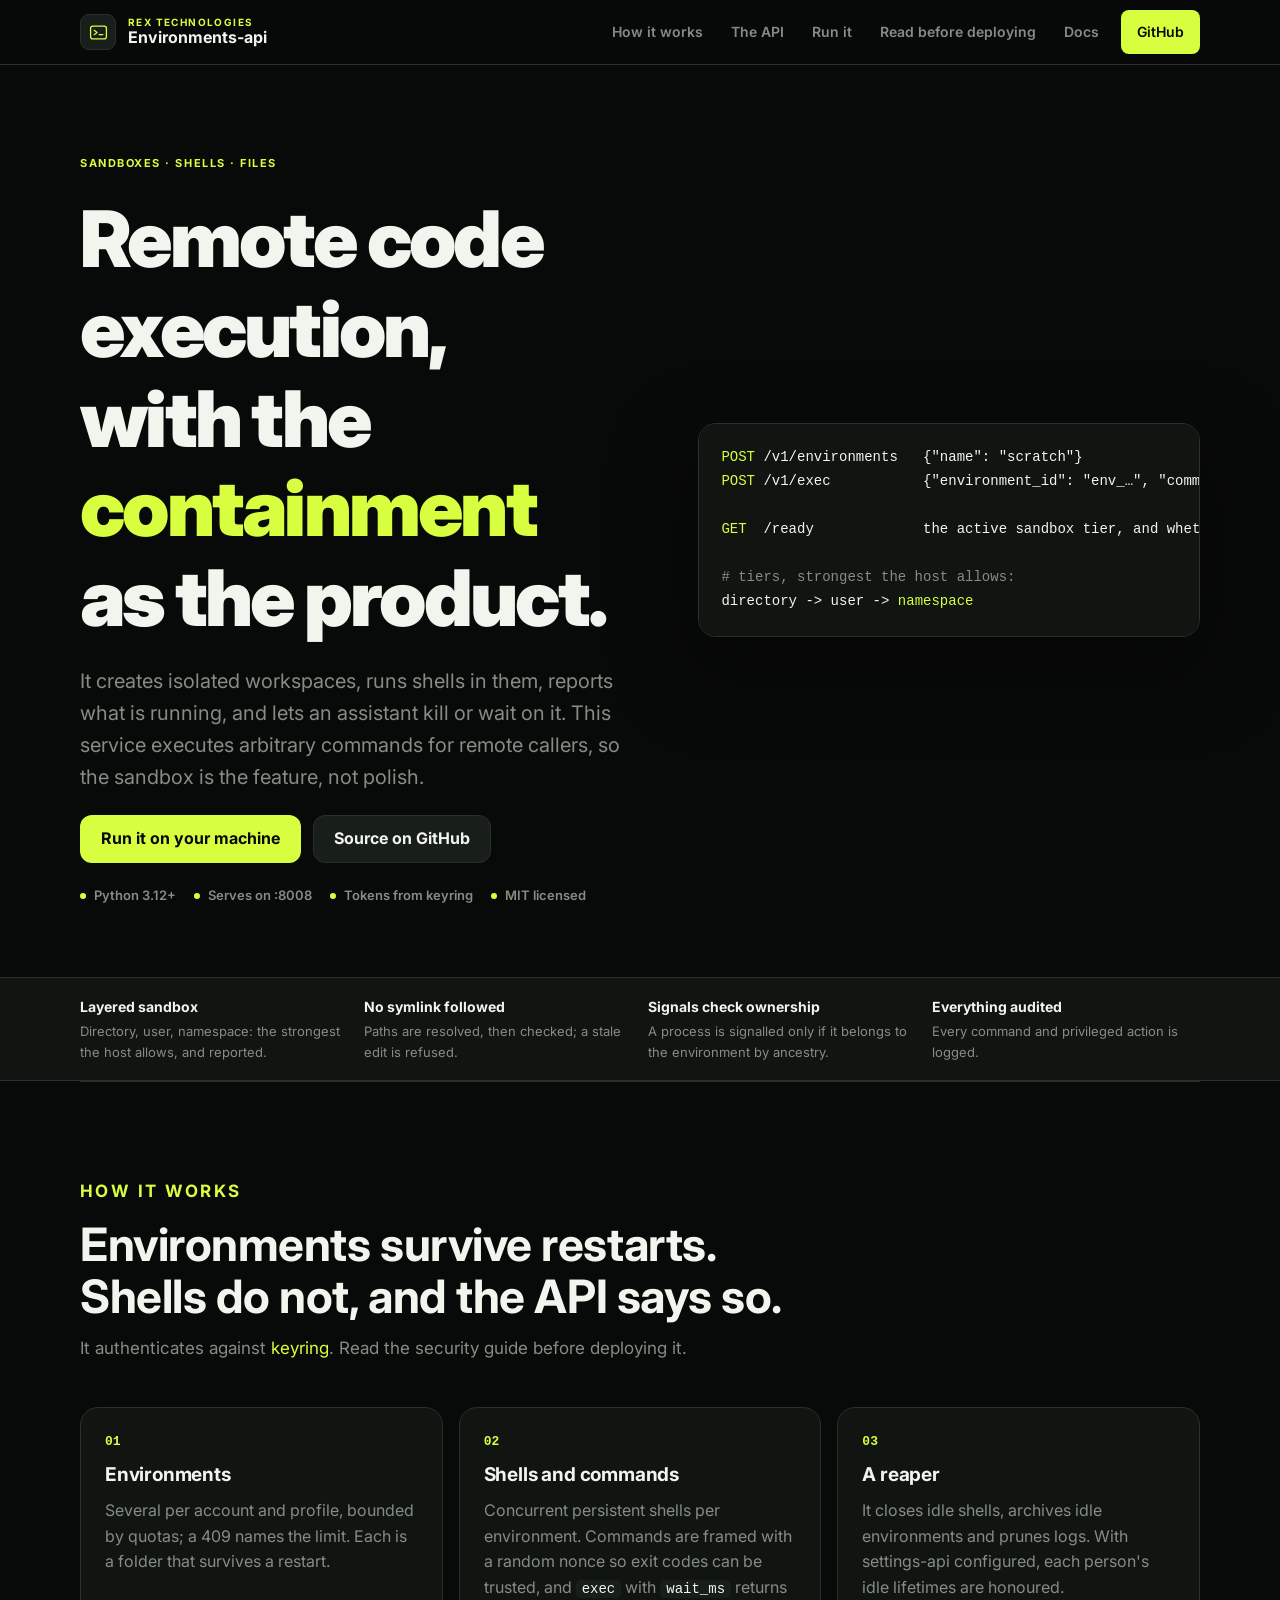
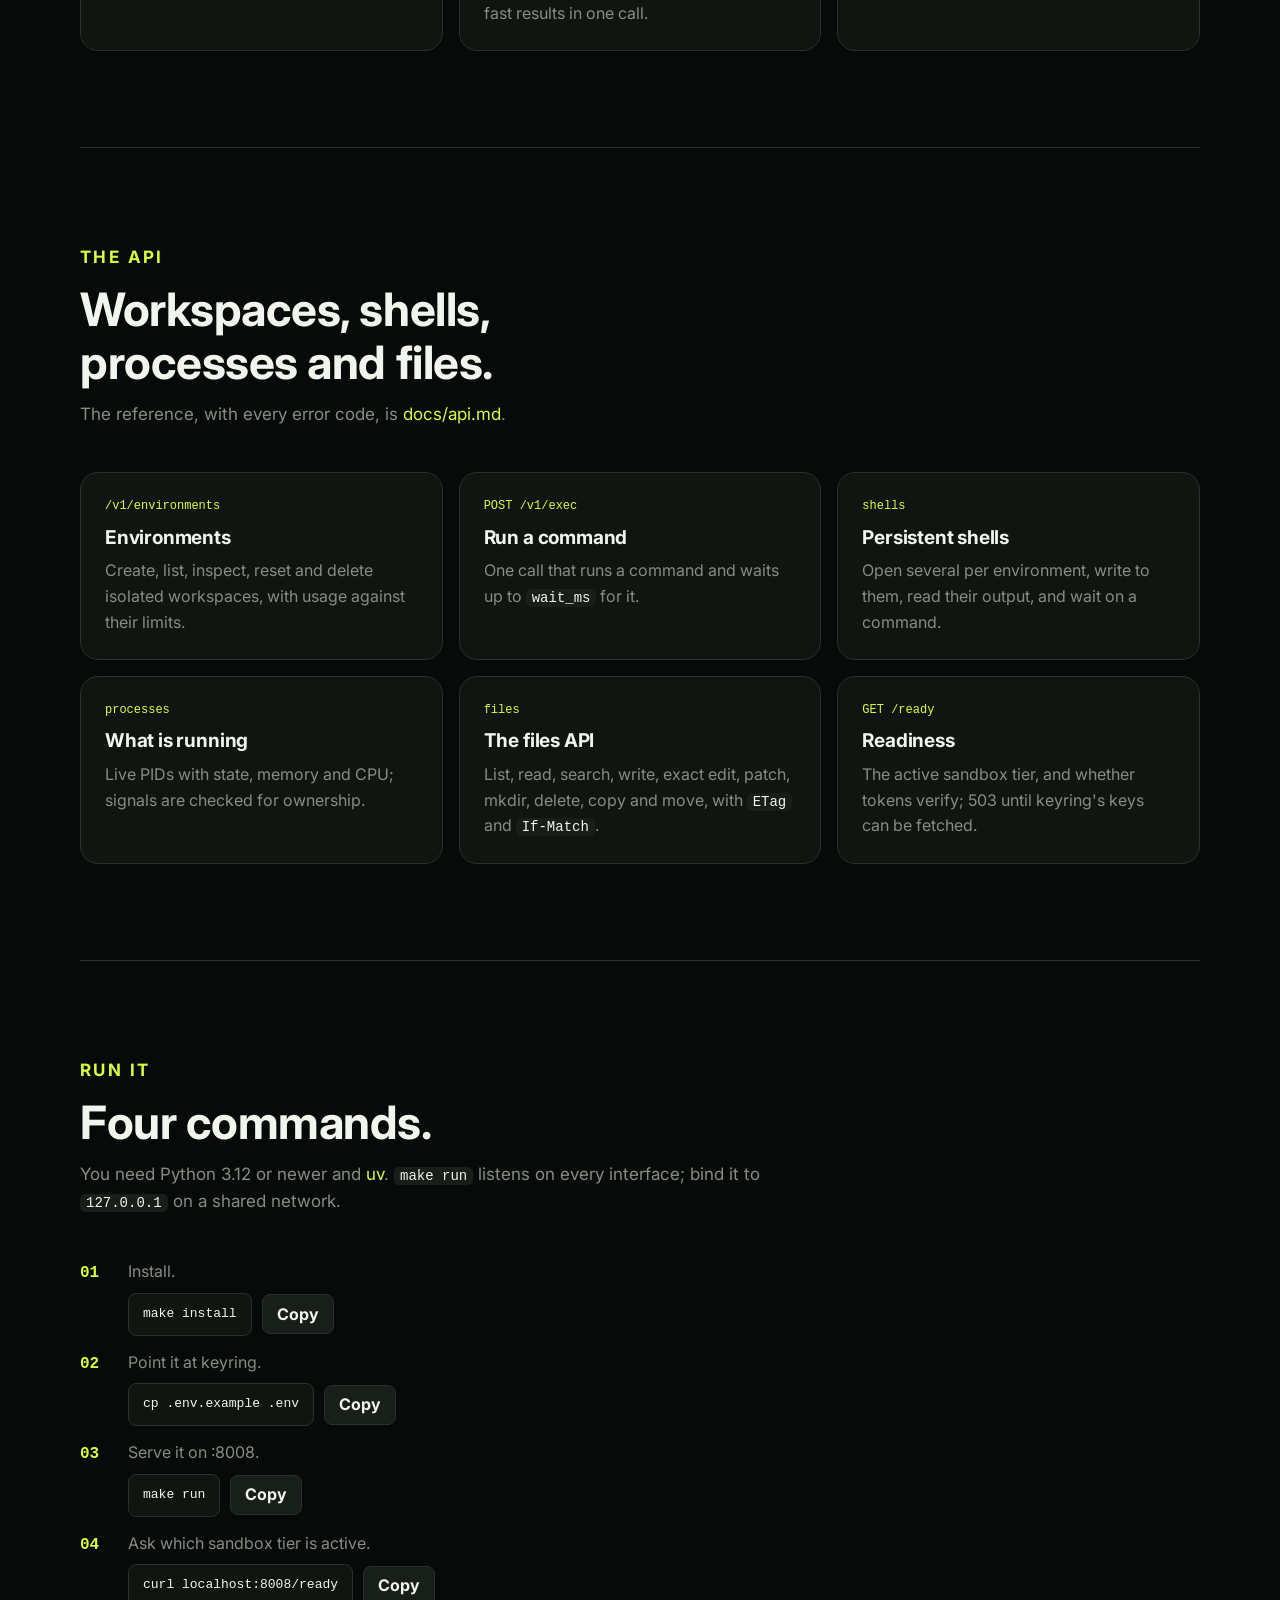
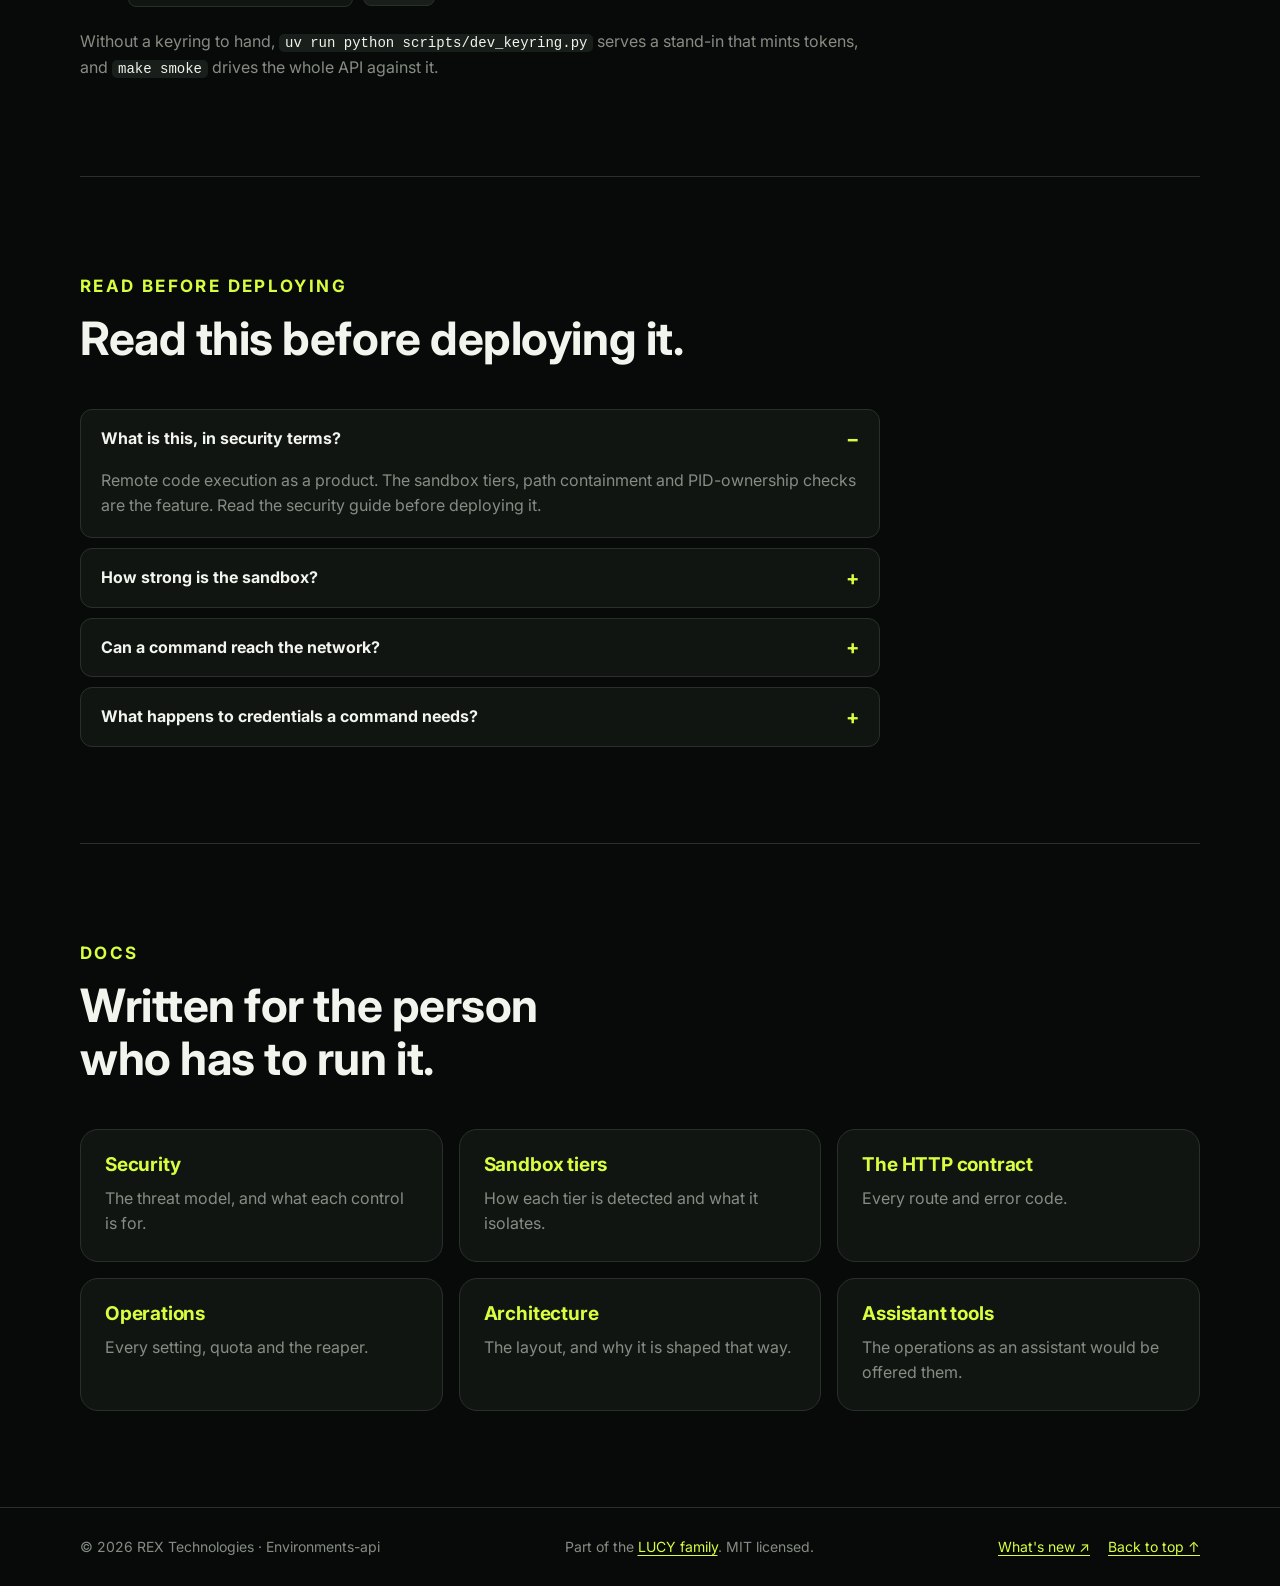
<file: site/index.html>
<!doctype html>
<html lang="en" class="no-js">
<head>
<meta charset="utf-8">
<meta name="viewport" content="width=device-width,initial-scale=1">
<meta name="description" content="Environments-api creates isolated workspaces, runs shells in them, reports what is running, and lets an assistant wait on it or kill it. The sandbox tiers, path containment and process-ownership checks are the feature. A REX Technologies product.">
<meta name="robots" content="index,follow">
<meta name="color-scheme" content="dark">
<meta name="theme-color" content="#080A09">
<meta property="og:title" content="Environments-api — sandboxed workspaces and shells, as an API — REX Technologies">
<meta property="og:description" content="Environments-api creates isolated workspaces, runs shells in them, reports what is running, and lets an assistant wait on it or kill it. The sandbox tiers, path containment and process-ownership checks are the feature. A REX Technologies product.">
<meta property="og:type" content="website">
<meta property="og:url" content="https://tochi-mba.github.io/Environments-api/">
<meta name="twitter:card" content="summary">
<link rel="canonical" href="https://tochi-mba.github.io/Environments-api/">
<link rel="icon" href="favicon.svg" type="image/svg+xml">
<link rel="preconnect" href="https://fonts.googleapis.com">
<link rel="preconnect" href="https://fonts.gstatic.com" crossorigin>
<link href="https://fonts.googleapis.com/css2?family=Inter:wght@400;600;700;900&display=swap" rel="stylesheet">
<link rel="stylesheet" href="styles.css">
<script>document.documentElement.classList.replace("no-js","js");</script>
<noscript><style>@media(max-width:760px){.site-nav{display:flex!important;position:static!important;flex-direction:column}.menu-button{display:none!important}}</style></noscript>
<title>Environments-api — sandboxed workspaces and shells, as an API — REX Technologies</title>
</head>
<body>
<a class="skip-link" href="#main">Skip to content</a>
<div class="ambient ambient-one" aria-hidden="true"></div>
<div class="ambient ambient-two" aria-hidden="true"></div>

<header class="site-header">
  <div class="container nav-wrap">
    <a class="brand" href="#top" aria-label="Environments-api, by REX Technologies">
      <span class="brand-mark" aria-hidden="true"><svg viewBox="0 0 32 32"><rect x="5" y="7" width="22" height="18" rx="3"/><path d="M10 13l4 3-4 3M17 19h5"/></svg></span>
      <span class="brand-lockup"><span class="brand-company">REX Technologies</span><span class="brand-name">Environments-api</span></span>
    </a>
    <button class="menu-button" type="button" aria-expanded="false" aria-controls="site-nav"><span class="sr-only">Toggle navigation</span><span></span><span></span></button>
    <nav id="site-nav" class="site-nav" aria-label="Primary navigation">
      <a href="#how">How it works</a>
      <a href="#api">The API</a>
      <a href="#install">Run it</a>
      <a href="#limits">Read before deploying</a>
      <a href="#docs">Docs</a>
      <a class="nav-github" href="https://github.com/tochi-mba/Environments-api">GitHub</a>
    </nav>
  </div>
</header>

<main id="main">
  <section class="hero container" id="top">
    <div class="hero-copy">
      <p class="eyebrow signal">Sandboxes · shells · files</p>
      <h1>Remote code execution, with the <span>containment</span> as the product.</h1>
      <p class="hero-lede">It creates isolated workspaces, runs shells in them, reports what is running, and lets an assistant kill or wait on it. This service executes arbitrary commands for remote callers, so the sandbox is the feature, not polish.</p>
      <div class="hero-actions">
        <a class="button button-primary" href="#install">Run it on your machine</a>
        <a class="button button-secondary" href="https://github.com/tochi-mba/Environments-api">Source on GitHub</a>
      </div>
      <div class="hero-meta">
        <span>Python 3.12+</span>
        <span>Serves on :8008</span>
        <span>Tokens from keyring</span>
        <span>MIT licensed</span>
      </div>
    </div>
    <pre class="console" aria-label="Creating an environment and running a command"><code><span class="k">POST</span> /v1/environments   {"name": "scratch"}
<span class="k">POST</span> /v1/exec           {"environment_id": "env_…", "command": "uname -a"}

<span class="k">GET</span>  /ready             the active sandbox tier, and whether tokens verify

<span class="you"># tiers, strongest the host allows:</span>
directory -&gt; user -&gt; <span class="k">namespace</span></code></pre>
  </section>

  <section class="trust-strip">
    <div class="container trust-grid">
      <div><strong>Layered sandbox</strong><span>Directory, user, namespace: the strongest the host allows, and reported.</span></div>
      <div><strong>No symlink followed</strong><span>Paths are resolved, then checked; a stale edit is refused.</span></div>
      <div><strong>Signals check ownership</strong><span>A process is signalled only if it belongs to the environment by ancestry.</span></div>
      <div><strong>Everything audited</strong><span>Every command and privileged action is logged.</span></div>
    </div>
  </section>

  <section class="section container" id="how">
    <div class="section-heading">
      <p class="eyebrow signal">How it works</p>
      <h2>Environments survive restarts. Shells do not, and the API says so.</h2>
      <p>It authenticates against <a href="https://tochi-mba.github.io/Keyring-api/">keyring</a>. Read the security guide before deploying it.</p>
    </div>
    <div class="steps">
      <div class="step">
        <span class="step-number">01</span>
        <h3>Environments</h3>
        <p>Several per account and profile, bounded by quotas; a 409 names the limit. Each is a folder that survives a restart.</p>
      </div>
      <div class="step">
        <span class="step-number">02</span>
        <h3>Shells and commands</h3>
        <p>Concurrent persistent shells per environment. Commands are framed with a random nonce so exit codes can be trusted, and <code>exec</code> with <code>wait_ms</code> returns fast results in one call.</p>
      </div>
      <div class="step">
        <span class="step-number">03</span>
        <h3>A reaper</h3>
        <p>It closes idle shells, archives idle environments and prunes logs. With settings-api configured, each person's idle lifetimes are honoured.</p>
      </div>
    </div>
  </section>

  <section class="section container" id="api">
    <div class="section-heading">
      <p class="eyebrow signal">The API</p>
      <h2>Workspaces, shells, processes and files.</h2>
      <p>The reference, with every error code, is <a href="https://github.com/tochi-mba/Environments-api/blob/main/docs/api.md">docs/api.md</a>.</p>
    </div>
    <div class="feature-grid">
      <div class="feature-card"><span class="meta">/v1/environments</span><h3>Environments</h3><p>Create, list, inspect, reset and delete isolated workspaces, with usage against their limits.</p></div>
      <div class="feature-card"><span class="meta">POST /v1/exec</span><h3>Run a command</h3><p>One call that runs a command and waits up to <code>wait_ms</code> for it.</p></div>
      <div class="feature-card"><span class="meta">shells</span><h3>Persistent shells</h3><p>Open several per environment, write to them, read their output, and wait on a command.</p></div>
      <div class="feature-card"><span class="meta">processes</span><h3>What is running</h3><p>Live PIDs with state, memory and CPU; signals are checked for ownership.</p></div>
      <div class="feature-card"><span class="meta">files</span><h3>The files API</h3><p>List, read, search, write, exact edit, patch, mkdir, delete, copy and move, with <code>ETag</code> and <code>If-Match</code>.</p></div>
      <div class="feature-card"><span class="meta">GET /ready</span><h3>Readiness</h3><p>The active sandbox tier, and whether tokens verify; 503 until keyring's keys can be fetched.</p></div>
    </div>
  </section>

  <section class="section container" id="install">
    <div class="section-heading">
      <p class="eyebrow signal">Run it</p>
      <h2>Four commands.</h2>
      <p>You need Python 3.12 or newer and <a href="https://docs.astral.sh/uv/">uv</a>. <code>make run</code> listens on every interface; bind it to <code>127.0.0.1</code> on a shared network.</p>
    </div>
    <ol class="install-steps">
      <li>Install.
        <div class="command-row"><code>make install</code><button class="copy-button" type="button" data-copy="make install">Copy</button></div>
      </li>
      <li>Point it at keyring.
        <div class="command-row"><code>cp .env.example .env</code><button class="copy-button" type="button" data-copy="cp .env.example .env">Copy</button></div>
      </li>
      <li>Serve it on :8008.
        <div class="command-row"><code>make run</code><button class="copy-button" type="button" data-copy="make run">Copy</button></div>
      </li>
      <li>Ask which sandbox tier is active.
        <div class="command-row"><code>curl localhost:8008/ready</code><button class="copy-button" type="button" data-copy="curl localhost:8008/ready">Copy</button></div>
      </li>
    </ol>
    <p class="install-note">Without a keyring to hand, <code>uv run python scripts/dev_keyring.py</code> serves a stand-in that mints tokens, and <code>make smoke</code> drives the whole API against it.</p>
    <p id="copy-status" class="sr-only" aria-live="polite"></p>
  </section>

  <section class="section container" id="limits">
    <div class="section-heading">
      <p class="eyebrow signal">Read before deploying</p>
      <h2>Read this before deploying it.</h2>
    </div>
    <div class="faq">
      <details open>
        <summary>What is this, in security terms?</summary>
        <p>Remote code execution as a product. The sandbox tiers, path containment and PID-ownership checks are the feature. Read the security guide before deploying it.</p>
      </details>
      <details>
        <summary>How strong is the sandbox?</summary>
        <p>As strong as the host allows, found by real probes rather than trusted configuration: <code>directory</code>, then <code>user</code>, then <code>namespace</code>. The active tier is reported on <code>/ready</code>, and <code>ENVAPI_MIN_SANDBOX_TIER</code> refuses to start below the one you require.</p>
      </details>
      <details>
        <summary>Can a command reach the network?</summary>
        <p>Only where the deployment allows it. With <code>ENVAPI_ALLOW_NETWORK=false</code>, asking for the network is refused.</p>
      </details>
      <details>
        <summary>What happens to credentials a command needs?</summary>
        <p>Keyring credentials are injected per command and redacted from its output.</p>
      </details>
    </div>
  </section>

  <section class="section container" id="docs">
    <div class="section-heading">
      <p class="eyebrow signal">Docs</p>
      <h2>Written for the person who has to run it.</h2>
    </div>
    <div class="feature-grid">
      <a class="feature-card link" href="https://github.com/tochi-mba/Environments-api/blob/main/docs/security.md"><h3>Security</h3><p>The threat model, and what each control is for.</p></a>
      <a class="feature-card link" href="https://github.com/tochi-mba/Environments-api/blob/main/docs/sandbox.md"><h3>Sandbox tiers</h3><p>How each tier is detected and what it isolates.</p></a>
      <a class="feature-card link" href="https://github.com/tochi-mba/Environments-api/blob/main/docs/api.md"><h3>The HTTP contract</h3><p>Every route and error code.</p></a>
      <a class="feature-card link" href="https://github.com/tochi-mba/Environments-api/blob/main/docs/operations.md"><h3>Operations</h3><p>Every setting, quota and the reaper.</p></a>
      <a class="feature-card link" href="https://github.com/tochi-mba/Environments-api/blob/main/docs/architecture.md"><h3>Architecture</h3><p>The layout, and why it is shaped that way.</p></a>
      <a class="feature-card link" href="https://github.com/tochi-mba/Environments-api/blob/main/docs/mcp.md"><h3>Assistant tools</h3><p>The operations as an assistant would be offered them.</p></a>
    </div>
  </section>
</main>

<footer class="site-footer">
  <div class="container footer-wrap">
    <span>© <span id="year">2026</span> REX Technologies · Environments-api</span>
    <span>Part of the <a href="https://tochi-mba.github.io/LUCY-assistant/">LUCY family</a>. MIT licensed.</span>
    <span class="footer-links">
      <a href="https://github.com/tochi-mba/Environments-api/blob/main/CHANGELOG.md">What's new <span aria-hidden="true">↗</span></a>
      <a href="#top">Back to top <span aria-hidden="true">↑</span></a>
    </span>
  </div>
</footer>
<script src="app.js" defer></script>
</body>
</html>
</file>
<file: site/styles.css>
/* Environments-api — REX Technologies. The ink/signal palette shared across REX products; dark by design. */

:root{
  --ink:#080A09;
  --panel:#111512;
  --raised:#181E19;
  --line:#29302A;
  --text:#F2F5EE;
  --muted:#858D83;
  --signal:#D7FF3F;
  --live:#FF774D;
  --signal-wash:rgba(215,255,63,.10);
  --radius-s:8px;
  --radius-m:12px;
  --radius-l:18px;
  --gutter:clamp(16px,4vw,32px);
  --page:1120px;
  --section:clamp(56px,8vw,96px);
  --font:Inter,"Segoe UI",system-ui,-apple-system,"Helvetica Neue",Arial,sans-serif;
  --mono:"Cascadia Mono","SF Mono",Consolas,ui-monospace,Menlo,monospace;
  color-scheme:dark;
}

*,*::before,*::after{box-sizing:border-box}
html{background:var(--ink);scroll-behavior:smooth;-webkit-text-size-adjust:100%;overflow-x:hidden}
body{margin:0;background:var(--ink);color:var(--text);font-family:var(--font);font-size:16px;line-height:1.6;-webkit-font-smoothing:antialiased;overflow-x:hidden}
a{color:var(--signal);text-decoration:none}
a:hover{text-decoration:underline}
button{font:inherit}
svg{display:block}
code,kbd,pre{font-family:var(--mono)}
:focus-visible{outline:2px solid var(--signal);outline-offset:3px;border-radius:4px}

.container{width:min(var(--page),100% - 2 * var(--gutter));margin-inline:auto}
.section{padding:var(--section) 0;border-top:1px solid var(--line)}
.sr-only{position:absolute;width:1px;height:1px;padding:0;margin:-1px;overflow:hidden;clip:rect(0,0,0,0);white-space:nowrap;border:0}
.skip-link{position:absolute;left:12px;top:-60px;background:var(--signal);color:var(--ink);padding:10px 14px;border-radius:var(--radius-s);font-weight:700;z-index:100}
.skip-link:focus{top:12px}

h1,h2,h3{margin:0;line-height:1.15;font-weight:700;letter-spacing:-.01em}
h1,h2{text-wrap:balance}
h1{font-size:clamp(40px,6.4vw,78px);letter-spacing:-.035em;font-weight:900}
h1 span{color:var(--signal)}
h2{font-size:clamp(28px,4.2vw,46px)}
h3{font-size:19px}
p{margin:0}
strong{font-weight:700;color:var(--text)}
code{color:var(--text);background:var(--raised);padding:1px 6px;border-radius:5px;font-size:14px}
pre code{padding:0;background:none}

.eyebrow{font-size:11px;font-weight:700;letter-spacing:.14em;text-transform:uppercase;color:var(--muted);display:flex;align-items:center;gap:9px}
.eyebrow.signal{color:var(--signal)}

.ambient{position:fixed;border-radius:50%;filter:blur(90px);pointer-events:none;opacity:.14;z-index:-2}
.ambient-one{width:520px;height:520px;background:var(--signal);top:90px;right:-230px}
.ambient-two{width:420px;height:420px;background:var(--live);top:620px;left:-250px}

/* Header */
.site-header{position:sticky;top:0;z-index:50;background:rgba(8,10,9,.86);backdrop-filter:blur(12px);-webkit-backdrop-filter:blur(12px);border-bottom:1px solid var(--line)}
.nav-wrap{min-height:64px;display:flex;align-items:center;gap:12px}
.brand{display:flex;align-items:center;gap:12px;color:var(--text);min-height:44px}
.brand:hover{text-decoration:none}
.brand-mark{width:36px;height:36px;border-radius:9px;display:grid;place-items:center;background:var(--raised);border:1px solid var(--line)}
.brand-mark svg{width:23px;fill:none;stroke:var(--signal);stroke-width:1.8;stroke-linecap:round;stroke-linejoin:round}
.brand-lockup{display:flex;flex-direction:column;gap:1px;line-height:1.08}
.brand-company{font-size:10px;font-weight:700;letter-spacing:.14em;text-transform:uppercase;color:var(--signal)}
.brand-name{font-size:16px;font-weight:700;color:var(--text)}
.site-nav{margin-left:auto;display:flex;align-items:center;gap:4px}
.site-nav a{color:var(--muted);font-size:14px;font-weight:600;white-space:nowrap;padding:10px 12px;border-radius:var(--radius-s);min-height:44px;display:inline-flex;align-items:center}
.site-nav a:hover{color:var(--text);text-decoration:none;background:var(--raised)}
.nav-github{color:var(--ink)!important;background:var(--signal)!important;margin-left:6px;padding-inline:16px!important}
.nav-github:hover{opacity:.9}
.menu-button{margin-left:auto;display:none;min-width:44px;min-height:44px;padding:0 12px;border:1px solid var(--line);border-radius:var(--radius-s);background:transparent;color:var(--text);cursor:pointer}
.menu-button span:not(.sr-only){display:block;width:16px;height:2px;background:currentColor;margin:5px auto}

/* Hero */
.hero{display:grid;grid-template-columns:1.05fr .95fr;gap:clamp(28px,5vw,64px);align-items:center;padding:clamp(48px,7vw,96px) 0 clamp(40px,6vw,72px)}
.hero-copy{display:flex;flex-direction:column;gap:22px}
.hero-lede{font-size:clamp(17px,1.6vw,20px);color:var(--muted);max-width:56ch}
.hero-actions{display:flex;flex-wrap:wrap;gap:12px}
.hero-meta{display:flex;flex-wrap:wrap;gap:8px 18px;color:var(--muted);font-size:13px;font-weight:600}
.hero-meta span::before{content:"";display:inline-block;width:6px;height:6px;border-radius:50%;background:var(--signal);margin-right:8px;vertical-align:middle}
.button{display:inline-flex;align-items:center;gap:8px;min-height:48px;padding:0 20px;border-radius:var(--radius-m);font-weight:700;border:1px solid transparent}
.button:hover{text-decoration:none}
.button-primary{background:var(--signal);color:var(--ink)}
.button-primary:hover{filter:brightness(1.05)}
.button-secondary{background:var(--raised);color:var(--text);border-color:var(--line)}
.button-secondary:hover{border-color:var(--muted)}

/* A window showing a conversation or a plan */
.console{margin:0;padding:22px;border-radius:var(--radius-l);background:var(--panel);border:1px solid var(--line);overflow:auto;font-size:13.5px;line-height:1.7;color:var(--text);box-shadow:0 30px 80px rgba(0,0,0,.5)}
.console .you{color:var(--muted)}
.console .k{color:var(--signal)}
.console .s{color:var(--live)}

/* Trust strip */
.trust-strip{border-top:1px solid var(--line);border-bottom:1px solid var(--line);background:var(--panel)}
.trust-grid{display:grid;grid-template-columns:repeat(4,1fr);gap:16px;padding:18px 0}
.trust-grid div{display:flex;flex-direction:column;gap:2px}
.trust-grid strong{font-size:14px}
.trust-grid span{font-size:13px;color:var(--muted)}

/* Sections */
.section-heading{display:flex;flex-direction:column;gap:12px;max-width:72ch;margin-bottom:clamp(28px,4vw,44px)}
.section-heading p{color:var(--muted);font-size:17px}
.steps{display:grid;grid-template-columns:repeat(3,1fr);gap:16px}
.step{background:var(--panel);border:1px solid var(--line);border-radius:var(--radius-l);padding:24px;display:flex;flex-direction:column;gap:12px}
.step p{color:var(--muted)}
.step-number{font-family:var(--mono);color:var(--signal);font-weight:700;font-size:13px}
.feature-grid{display:grid;grid-template-columns:repeat(3,1fr);gap:16px}
.feature-card{background:var(--panel);border:1px solid var(--line);border-radius:var(--radius-l);padding:24px;display:flex;flex-direction:column;gap:10px}
.feature-card p{color:var(--muted)}
.feature-card.link:hover{border-color:var(--muted);text-decoration:none}
.feature-card .meta{font-family:var(--mono);font-size:12px;color:var(--signal)}

/* Install */
.install-steps{margin:0;padding-left:0;list-style:none;counter-reset:step;display:grid;gap:14px;max-width:80ch}
.install-steps li{counter-increment:step;position:relative;padding-left:48px;color:var(--muted)}
.install-steps li::before{content:counter(step,decimal-leading-zero);position:absolute;left:0;top:2px;font-family:var(--mono);font-weight:700;color:var(--signal)}
.install-steps a{text-decoration:underline;text-underline-offset:3px}
.command-row{display:flex;flex-wrap:wrap;align-items:center;gap:10px;margin-top:8px}
.command-row code{padding:10px 14px;border-radius:var(--radius-s);border:1px solid var(--line);background:var(--panel);font-size:13px;overflow:auto;max-width:100%}
.copy-button{min-height:40px;padding:0 14px;border-radius:var(--radius-s);border:1px solid var(--line);background:var(--raised);color:var(--text);font-weight:700;cursor:pointer}
.copy-button:hover{border-color:var(--muted)}
.install-note{margin-top:22px;color:var(--muted);max-width:80ch}

/* FAQ */
.faq{display:grid;gap:10px;max-width:80ch}
.faq details{background:var(--panel);border:1px solid var(--line);border-radius:var(--radius-m);padding:0 20px}
.faq summary{cursor:pointer;padding:16px 0;font-weight:700;list-style:none;display:flex;justify-content:space-between;gap:16px;align-items:center}
.faq summary::-webkit-details-marker{display:none}
.faq summary::after{content:"+";color:var(--signal);font-weight:700;font-size:20px;line-height:1}
.faq details[open] summary::after{content:"−"}
.faq p{padding:0 0 18px;color:var(--muted)}

/* Footer */
.site-footer{border-top:1px solid var(--line);padding:28px 0;color:var(--muted);font-size:14px}
.footer-wrap{display:flex;flex-wrap:wrap;justify-content:space-between;gap:10px}
.site-footer a{text-decoration:underline;text-underline-offset:3px}
.footer-links{display:flex;flex-wrap:wrap;gap:18px}

/* 404 */
.not-found{padding:clamp(72px,14vh,140px) 0;max-width:720px}
.not-found h1{margin:14px 0 0;font-size:clamp(34px,5.6vw,60px)}
.not-found .hero-lede{margin-top:16px}
.not-found .hero-actions{margin-top:28px}

@media(prefers-reduced-motion:reduce){html{scroll-behavior:auto}*,*::before,*::after{transition:none!important;animation:none!important}}

/* Responsive */
@media(max-width:1000px){
  .hero{grid-template-columns:1fr}
  .steps,.feature-grid{grid-template-columns:repeat(2,1fr)}
  .trust-grid{grid-template-columns:repeat(2,1fr)}
}
@media(max-width:760px){
  .menu-button{display:block}
  .site-nav{display:none;position:absolute;left:0;right:0;top:100%;flex-direction:column;align-items:stretch;padding:10px var(--gutter) 16px;background:var(--ink);border-bottom:1px solid var(--line)}
  .site-nav.open{display:flex}
  .site-nav a{min-height:46px}
  .nav-github{margin-left:0;justify-content:center}
  .brand-name{font-size:14px}
  .steps,.feature-grid{grid-template-columns:1fr}
}
@media(max-width:420px){
  .trust-grid{grid-template-columns:1fr}
}
</file>
